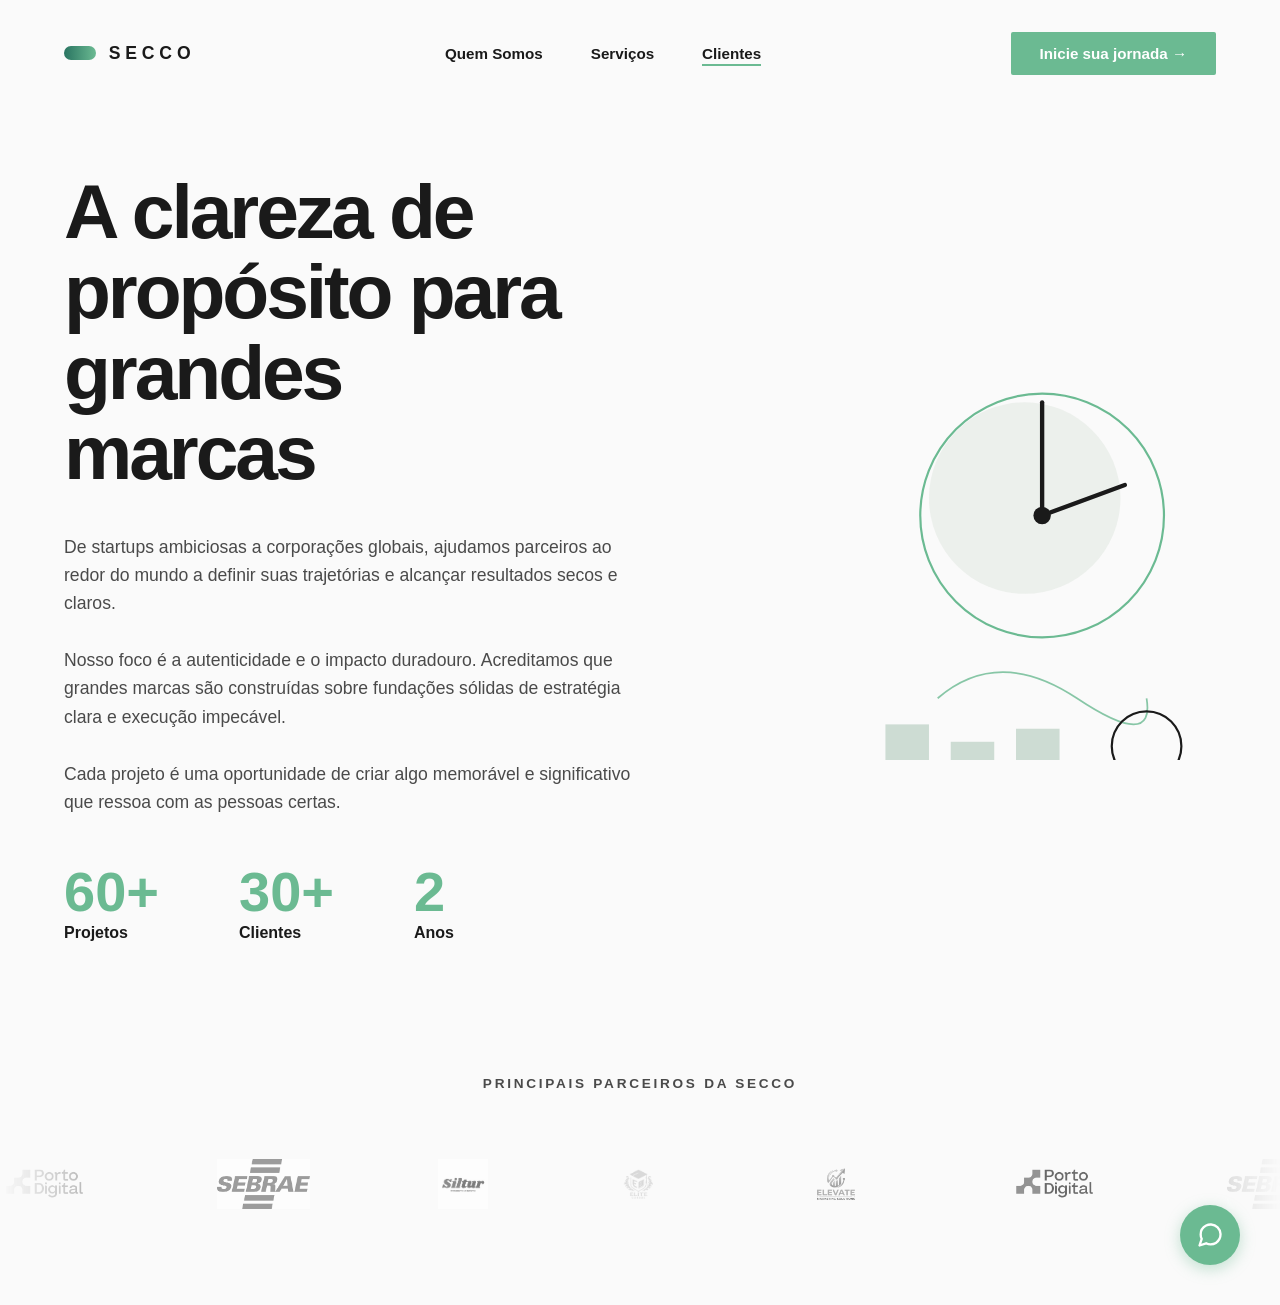
<file: clientes.html>
<!doctype html>
<html lang="pt-BR">
  <head>
    <meta charset="UTF-8" />
    <meta name="viewport" content="width=device-width, initial-scale=1.0" />
    <title>SECCO - Clientes</title>
    <link rel="stylesheet" href="clientes.css" />
  </head>
  <body>
    <header>
      <div class="logo-container">
        <div class="logo-icon"></div>
        SECCO
      </div>
      <nav>
        <ul>
          <li><a href="index.html">Quem Somos</a></li>
          <li><a href="servicos.html">Serviços</a></li>
          <li><a href="clientes.html" class="active">Clientes</a></li>
        </ul>
      </nav>
      <button class="cta-btn" onclick="iniciarJornada()">
        Inicie sua jornada &rarr;
      </button>
    </header>

    <main>
      <section class="text-content animate-on-scroll delay-1">
        <h1>A clareza de<br />propósito para<br />grandes<br />marcas</h1>
        <p>
          De startups ambiciosas a corporações globais, ajudamos parceiros ao
          redor do mundo a definir suas trajetórias e alcançar resultados secos
          e claros.
        </p>
        <p>
          Nosso foco é a autenticidade e o impacto duradouro. Acreditamos que
          grandes marcas são construídas sobre fundações sólidas de estratégia
          clara e execução impecável.
        </p>
        <p>
          Cada projeto é uma oportunidade de criar algo memorável e
          significativo que ressoa com as pessoas certas.
        </p>

        <div class="stats-container">
          <div class="stat-item">
            <span class="stat-number">60+</span>
            <span class="stat-label">Projetos</span>
          </div>
          <div class="stat-item">
            <span class="stat-number">30+</span>
            <span class="stat-label">Clientes</span>
          </div>
          <div class="stat-item">
            <span class="stat-number">2</span>
            <span class="stat-label">Anos</span>
          </div>
        </div>
      </section>

      <section class="illustration-container animate-on-scroll delay-2">
        <svg
          viewBox="0 0 500 500"
          width="100%"
          height="100%"
          preserveAspectRatio="xMidYMid meet"
        >
          <circle cx="280" cy="200" r="110" fill="#EAEFEA" opacity="0.9" />

          <circle
            cx="300"
            cy="220"
            r="140"
            stroke="#6BBA92"
            stroke-width="2.5"
            fill="none"
          />

          <line
            x1="300"
            y1="220"
            x2="300"
            y2="90"
            stroke="#1A1A1A"
            stroke-width="5"
            stroke-linecap="round"
          />
          <line
            x1="300"
            y1="220"
            x2="395"
            y2="185"
            stroke="#1A1A1A"
            stroke-width="5"
            stroke-linecap="round"
          />
          <circle cx="300" cy="220" r="10" fill="#1A1A1A" />

          <path
            d="M 180 430 Q 250 370 340 430 T 420 430"
            stroke="#6BBA92"
            stroke-width="2"
            fill="none"
            opacity="0.8"
          />

          <rect
            x="120"
            y="460"
            width="50"
            height="50"
            fill="#C2D5CA"
            opacity="0.8"
          />
          <rect
            x="195"
            y="480"
            width="50"
            height="50"
            fill="#C2D5CA"
            opacity="0.8"
          />
          <rect
            x="270"
            y="465"
            width="50"
            height="50"
            fill="#C2D5CA"
            opacity="0.8"
          />

          <circle
            cx="420"
            cy="485"
            r="40"
            stroke="#1A1A1A"
            stroke-width="2.5"
            fill="none"
          />
        </svg>
      </section>
    </main>

    <section class="partners-carousel animate-on-scroll delay-3">
      <p class="carousel-title">Principais parceiros da SECCO</p>
      <div class="carousel-track-container">
        <div class="carousel-track">
          <div class="carousel-slide">
            <img
              src="img/porto_digital-removebg-preview.png"
              alt="Parceiro 1"
              class="partner-img"
            />
            <img src="img/Sebrae.png" alt="Parceiro 2" class="partner-img" />
            <img src="img/Siltur.jpeg" alt="Parceiro 3" class="partner-img" />
            <img
              src="img/Elite-removebg-preview.png"
              alt="Parceiro 4"
              class="partner-img"
            />
            <img src="img/elevate.png" alt="Parceiro 5" class="partner-img" />
          </div>
          <div class="carousel-slide">
            <img
              src="img/porto_digital-removebg-preview.png"
              alt="Parceiro 1"
              class="partner-img"
            />
            <img src="img/Sebrae.png" alt="Parceiro 2" class="partner-img" />
            <img src="img/Siltur.jpeg" alt="Parceiro 3" class="partner-img" />
            <img
              src="img/Elite-removebg-preview.png"
              alt="Parceiro 4"
              class="partner-img"
            />
            <img src="img/elevate.png" alt="Parceiro 5" class="partner-img" />
          </div>
        </div>
      </div>
    </section>

    <div class="chat-widget" onclick="abrirChat()">
      <svg
        width="28"
        height="28"
        viewBox="0 0 24 24"
        fill="none"
        stroke="white"
        stroke-width="2"
        stroke-linecap="round"
        stroke-linejoin="round"
      >
        <path
          d="M21 11.5a8.38 8.38 0 0 1-.9 3.8 8.5 8.5 0 0 1-7.6 4.7 8.38 8.38 0 0 1-3.8-.9L3 21l1.9-5.7a8.38 8.38 0 0 1-.9-3.8 8.5 8.5 0 0 1 4.7-7.6 8.38 8.38 0 0 1 3.8-.9h.5a8.48 8.48 0 0 1 8 8v.5z"
        ></path>
      </svg>
    </div>

    <script src="clientes.js"></script>
  </body>
</html>
</file>
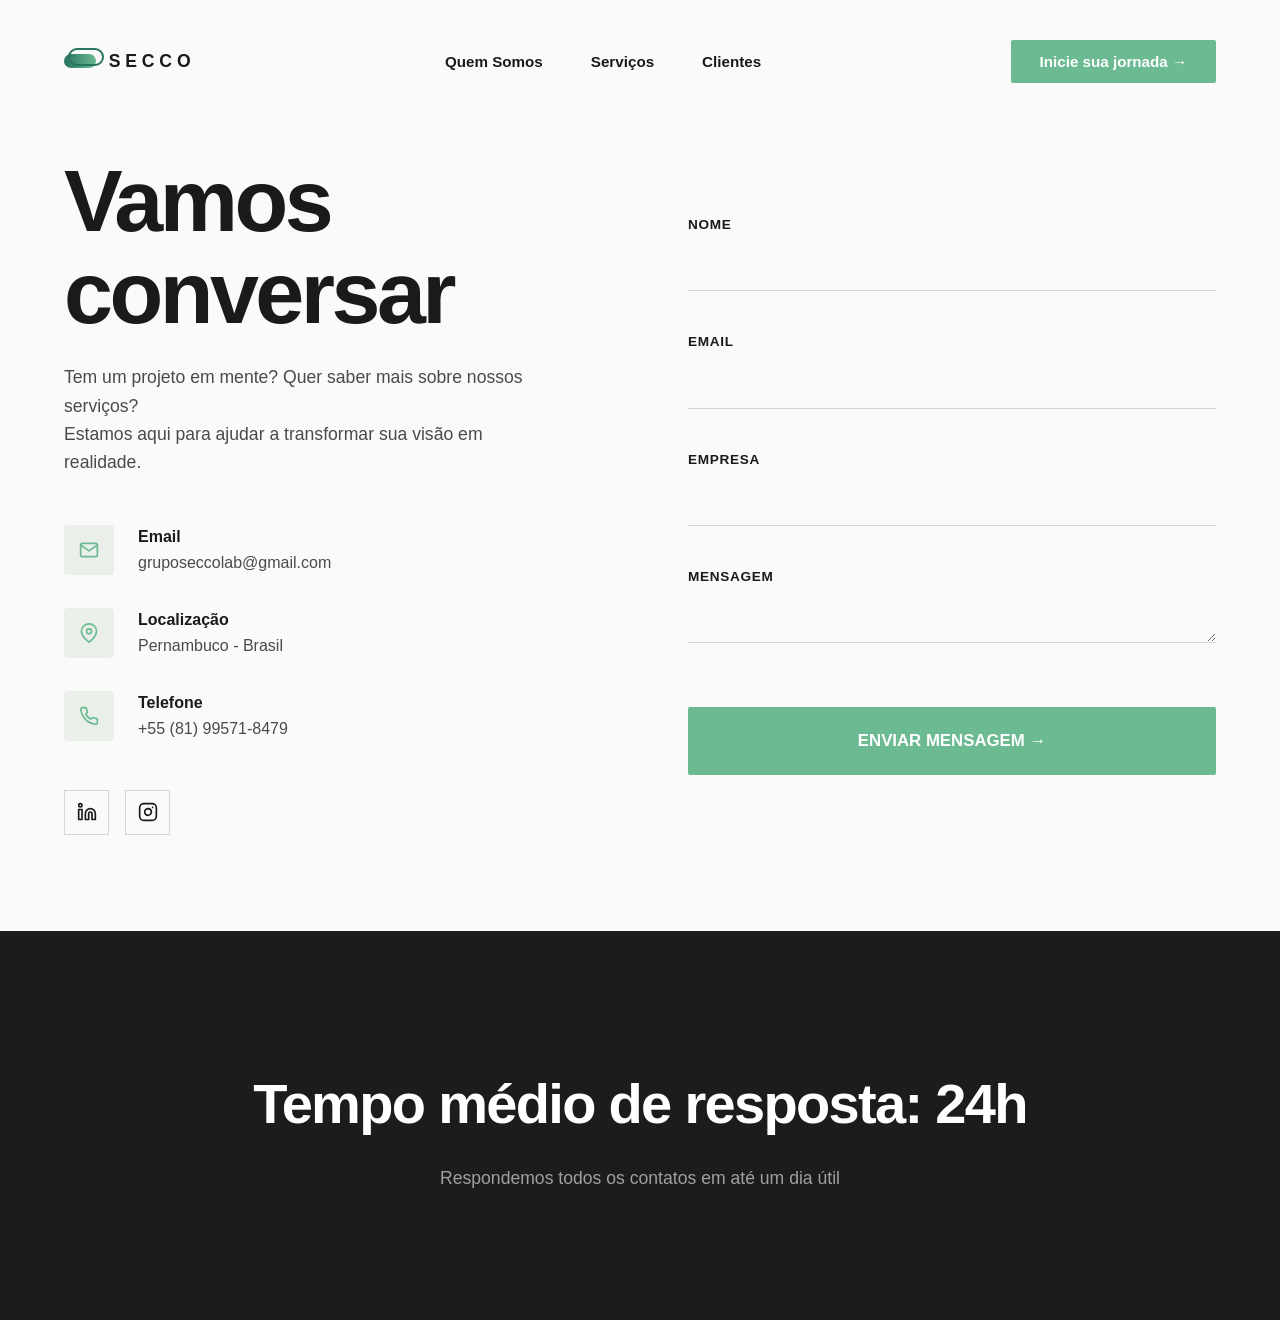
<file: contato.html>
<!doctype html>
<html lang="pt-BR">
  <head>
    <meta charset="UTF-8" />
    <meta name="viewport" content="width=device-width, initial-scale=1.0" />
    <title>SECCO - Contato</title>
    <link rel="stylesheet" href="contato.css" />
  </head>
  <body>
    <header>
      <div class="logo-container">
        <div class="logo-icon"></div>
        SECCO
      </div>
      <nav>
        <ul>
          <li><a href="index.html">Quem Somos</a></li>
          <li><a href="servicos.html">Serviços</a></li>
          <li><a href="clientes.html">Clientes</a></li>
        </ul>
      </nav>
      <button class="cta-btn" onclick="iniciarJornada()">
        Inicie sua jornada &rarr;
      </button>
    </header>

    <main class="contato-main">
      <section class="contato-info">
        <h1>Vamos<br />conversar</h1>
        <p>
          Tem um projeto em mente? Quer saber mais sobre nossos serviços?<br />Estamos
          aqui para ajudar a transformar sua visão em realidade.
        </p>

        <div class="info-list">
          <div class="info-item">
            <div class="icon-box">
              <svg
                viewBox="0 0 24 24"
                fill="none"
                stroke="#6BBA92"
                stroke-width="2"
                stroke-linecap="round"
                stroke-linejoin="round"
              >
                <path
                  d="M4 4h16c1.1 0 2 .9 2 2v12c0 1.1-.9 2-2 2H4c-1.1 0-2-.9-2-2V6c0-1.1.9-2 2-2z"
                ></path>
                <polyline points="22,6 12,13 2,6"></polyline>
              </svg>
            </div>
            <div class="info-text">
              <strong>Email</strong>
              <span>gruposeccolab@gmail.com</span>
            </div>
          </div>

          <div class="info-item">
            <div class="icon-box">
              <svg
                viewBox="0 0 24 24"
                fill="none"
                stroke="#6BBA92"
                stroke-width="2"
                stroke-linecap="round"
                stroke-linejoin="round"
              >
                <path d="M21 10c0 7-9 13-9 13s-9-6-9-13a9 9 0 0 1 18 0z"></path>
                <circle cx="12" cy="10" r="3"></circle>
              </svg>
            </div>
            <div class="info-text">
              <strong>Localização</strong>
              <span>Pernambuco - Brasil</span>
            </div>
          </div>

          <div class="info-item">
            <div class="icon-box">
              <svg
                viewBox="0 0 24 24"
                fill="none"
                stroke="#6BBA92"
                stroke-width="2"
                stroke-linecap="round"
                stroke-linejoin="round"
              >
                <path
                  d="M22 16.92v3a2 2 0 0 1-2.18 2 19.79 19.79 0 0 1-8.63-3.07 19.5 19.5 0 0 1-6-6 19.79 19.79 0 0 1-3.07-8.67A2 2 0 0 1 4.11 2h3a2 2 0 0 1 2 1.72 12.84 12.84 0 0 0 .7 2.81 2 2 0 0 1-.45 2.11L8.09 9.91a16 16 0 0 0 6 6l1.27-1.27a2 2 0 0 1 2.11-.45 12.84 12.84 0 0 0 2.81.7A2 2 0 0 1 22 16.92z"
                ></path>
              </svg>
            </div>
            <div class="info-text">
              <strong>Telefone</strong>
              <span>+55 (81) 99571-8479</span>
            </div>
          </div>
        </div>

        <div class="social-links">
          <a
            href="https://www.linkedin.com/company/seccolab/?viewAsMember=true"
            target="_blank"
            aria-label="LinkedIn da Secco"
          >
            <svg
              viewBox="0 0 24 24"
              width="20"
              height="20"
              fill="none"
              stroke="currentColor"
              stroke-width="2"
              stroke-linecap="round"
              stroke-linejoin="round"
            >
              <path
                d="M16 8a6 6 0 0 1 6 6v7h-4v-7a2 2 0 0 0-2-2 2 2 0 0 0-2 2v7h-4v-7a6 6 0 0 1 6-6z"
              ></path>
              <rect x="2" y="9" width="4" height="12"></rect>
              <circle cx="4" cy="4" r="2"></circle>
            </svg>
          </a>

          <a
            href="https://www.instagram.com/seccolab/"
            target="_blank"
            aria-label="Instagram da Secco"
          >
            <svg
              viewBox="0 0 24 24"
              width="20"
              height="20"
              fill="none"
              stroke="currentColor"
              stroke-width="2"
              stroke-linecap="round"
              stroke-linejoin="round"
            >
              <rect x="2" y="2" width="20" height="20" rx="5" ry="5"></rect>
              <path d="M16 11.37A4 4 0 1 1 12.63 8 4 4 0 0 1 16 11.37z"></path>
              <line x1="17.5" y1="6.5" x2="17.51" y2="6.5"></line>
            </svg>
          </a>
        </div>
      </section>

      <section class="contato-form-section">
        <form id="whatsappForm">
          <div class="form-group">
            <label for="nome">NOME</label>
            <input type="text" id="nome" required />
          </div>
          <div class="form-group">
            <label for="email">EMAIL</label>
            <input type="email" id="email" required />
          </div>
          <div class="form-group">
            <label for="empresa">EMPRESA</label>
            <input type="text" id="empresa" />
          </div>
          <div class="form-group">
            <label for="mensagem">MENSAGEM</label>
            <textarea id="mensagem" rows="1" required></textarea>
          </div>
          <button type="submit" class="submit-btn">
            ENVIAR MENSAGEM &rarr;
          </button>
        </form>
      </section>
    </main>

    <section class="tempo-resposta">
      <h2>Tempo médio de resposta: 24h</h2>
      <p>Respondemos todos os contatos em até um dia útil</p>
    </section>
    <script src="contato.js"></script>
  </body>
</html>
</file>
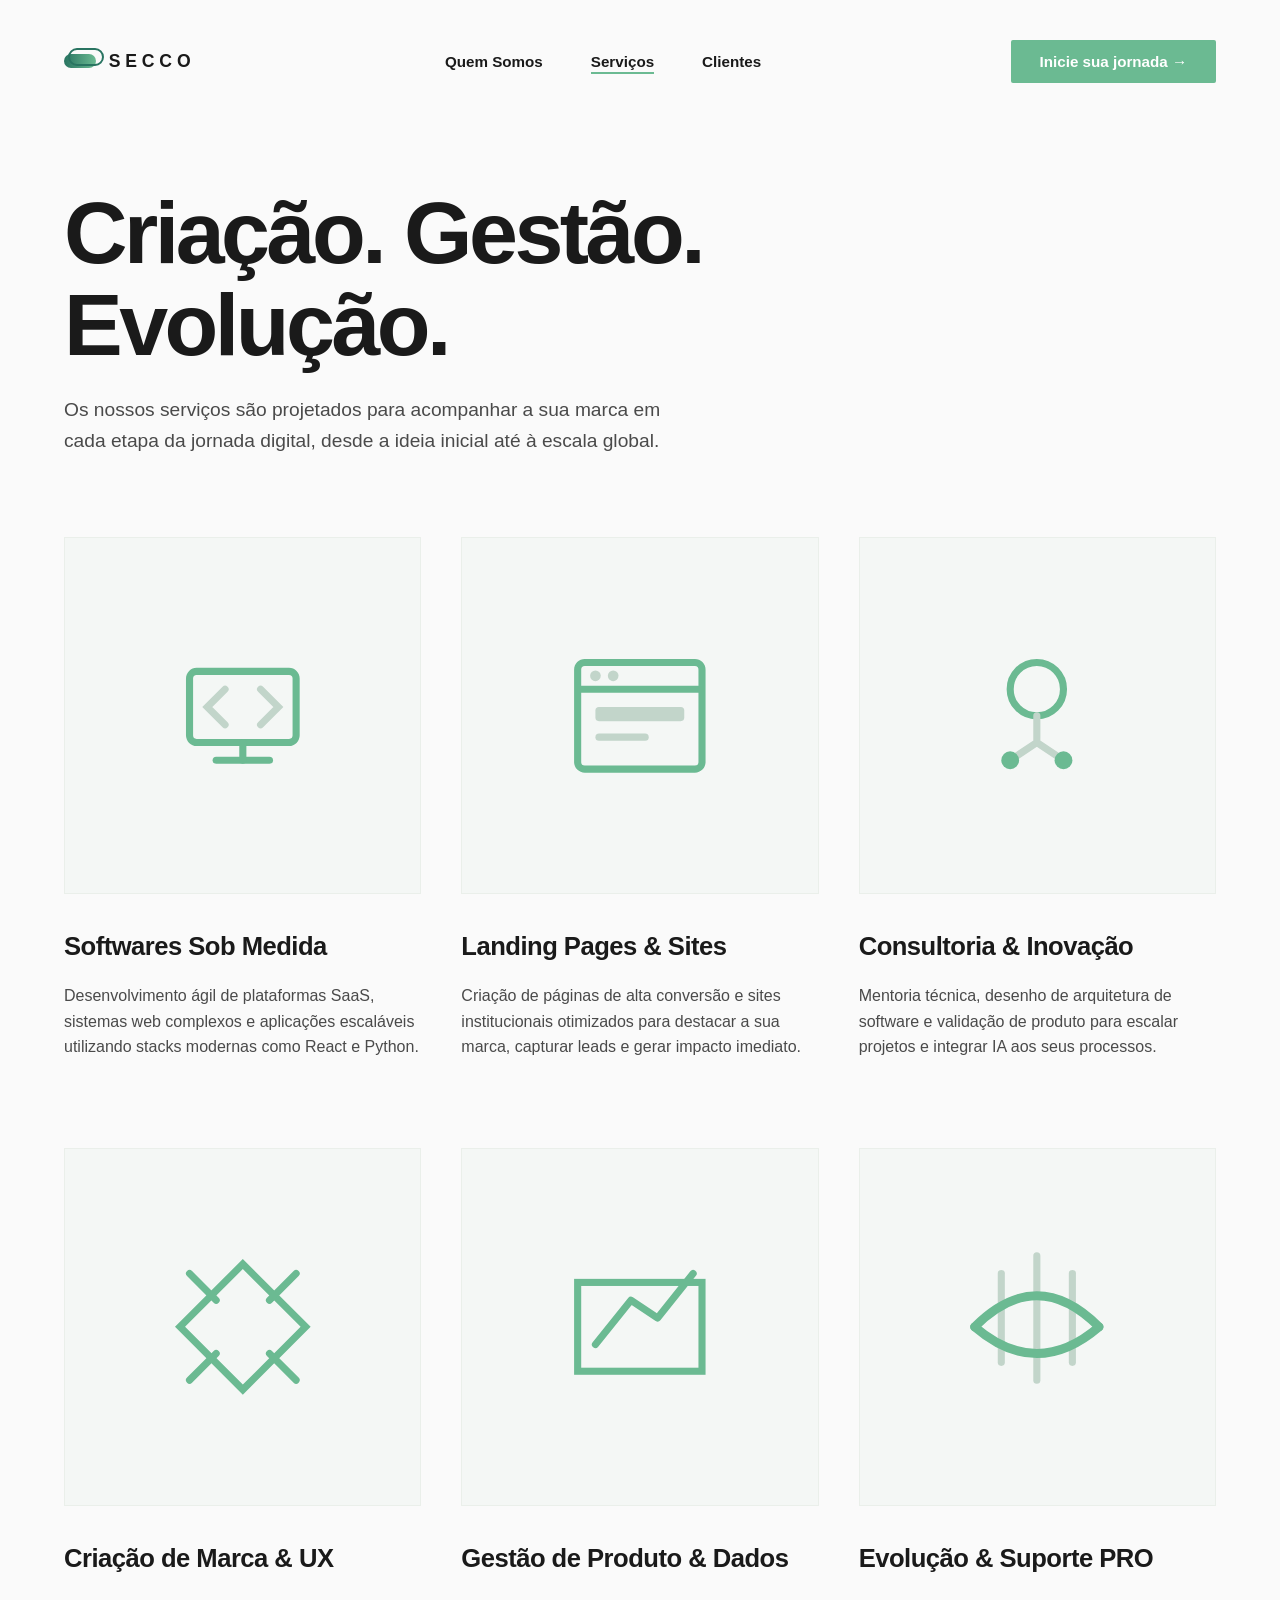
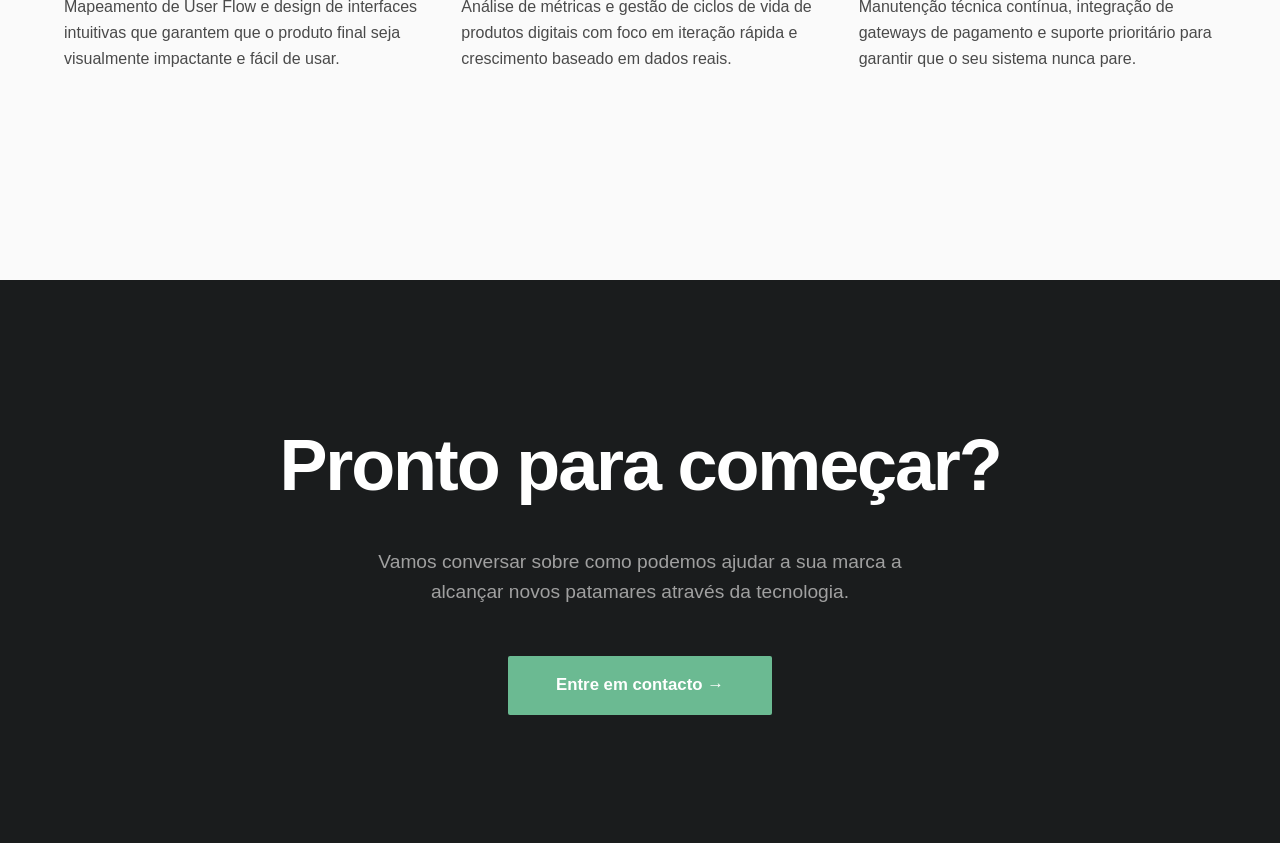
<file: servicos.html>
<!doctype html>
<html lang="pt-PT">
  <head>
    <meta charset="UTF-8" />
    <meta name="viewport" content="width=device-width, initial-scale=1.0" />
    <title>SECCO - Serviços</title>
    <link rel="stylesheet" href="servicos.css" />
  </head>
  <body>
    <header>
      <div class="logo-container">
        <div class="logo-icon"></div>
        SECCO
      </div>
      <nav>
        <ul>
          <li><a href="index.html">Quem Somos</a></li>
          <li><a href="#" class="active">Serviços</a></li>
          <li><a href="clientes.html">Clientes</a></li>
        </ul>
      </nav>
      <button class="cta-btn" onclick="iniciarJornada()">
        Inicie sua jornada &rarr;
      </button>
    </header>

    <main>
      <section class="hero-servicos">
        <h1>Criação. Gestão.<br />Evolução.</h1>
        <p>
          Os nossos serviços são projetados para acompanhar a sua marca em cada
          etapa da jornada digital, desde a ideia inicial até à escala global.
        </p>
      </section>

      <section class="servicos-grid">
        <div class="servico-card">
          <div class="servico-icon-box">
            <svg viewBox="0 0 100 100" width="100" height="100">
              <rect
                x="20"
                y="25"
                width="60"
                height="40"
                fill="none"
                stroke="#6BBA92"
                stroke-width="4"
                rx="4"
              />
              <polyline
                points="40,35 30,45 40,55"
                fill="none"
                stroke="#C2D5CA"
                stroke-width="4"
                stroke-linecap="round"
              />
              <polyline
                points="60,35 70,45 60,55"
                fill="none"
                stroke="#C2D5CA"
                stroke-width="4"
                stroke-linecap="round"
              />
              <line
                x1="35"
                y1="75"
                x2="65"
                y2="75"
                stroke="#6BBA92"
                stroke-width="4"
                stroke-linecap="round"
              />
              <line
                x1="50"
                y1="65"
                x2="50"
                y2="75"
                stroke="#6BBA92"
                stroke-width="4"
                stroke-linecap="round"
              />
            </svg>
          </div>
          <h2>Softwares Sob Medida</h2>
          <p>
            Desenvolvimento ágil de plataformas SaaS, sistemas web complexos e
            aplicações escaláveis utilizando stacks modernas como React e
            Python.
          </p>
          <a href="#" class="servico-link">Saiba mais &rarr;</a>
        </div>

        <div class="servico-card">
          <div class="servico-icon-box">
            <svg viewBox="0 0 100 100" width="100" height="100">
              <rect
                x="15"
                y="20"
                width="70"
                height="60"
                fill="none"
                stroke="#6BBA92"
                stroke-width="4"
                rx="4"
              />
              <line
                x1="15"
                y1="35"
                x2="85"
                y2="35"
                stroke="#6BBA92"
                stroke-width="4"
              />
              <circle cx="25" cy="27.5" r="3" fill="#C2D5CA" />
              <circle cx="35" cy="27.5" r="3" fill="#C2D5CA" />
              <rect x="25" y="45" width="50" height="8" fill="#C2D5CA" rx="2" />
              <rect x="25" y="60" width="30" height="4" fill="#C2D5CA" rx="2" />
            </svg>
          </div>
          <h2>Landing Pages & Sites</h2>
          <p>
            Criação de páginas de alta conversão e sites institucionais
            otimizados para destacar a sua marca, capturar leads e gerar impacto
            imediato.
          </p>
          <a href="#" class="servico-link">Saiba mais &rarr;</a>
        </div>

        <div class="servico-card">
          <div class="servico-icon-box">
            <svg viewBox="0 0 100 100" width="100" height="100">
              <circle
                cx="50"
                cy="35"
                r="15"
                fill="none"
                stroke="#6BBA92"
                stroke-width="4"
              />
              <path
                d="M 50 50 L 50 65 M 35 75 L 50 65 L 65 75"
                fill="none"
                stroke="#C2D5CA"
                stroke-width="4"
                stroke-linecap="round"
                stroke-linejoin="round"
              />
              <circle cx="35" cy="75" r="5" fill="#6BBA92" />
              <circle cx="65" cy="75" r="5" fill="#6BBA92" />
            </svg>
          </div>
          <h2>Consultoria & Inovação</h2>
          <p>
            Mentoria técnica, desenho de arquitetura de software e validação de
            produto para escalar projetos e integrar IA aos seus processos.
          </p>
          <a href="#" class="servico-link">Saiba mais &rarr;</a>
        </div>

        <div class="servico-card">
          <div class="servico-icon-box">
            <svg viewBox="0 0 100 100" width="100" height="100">
              <rect
                x="25"
                y="25"
                width="50"
                height="50"
                transform="rotate(45 50 50)"
                fill="none"
                stroke="#6BBA92"
                stroke-width="4"
              />
              <line
                x1="20"
                y1="20"
                x2="35"
                y2="35"
                stroke="#6BBA92"
                stroke-width="4"
                stroke-linecap="round"
              />
              <line
                x1="80"
                y1="20"
                x2="65"
                y2="35"
                stroke="#6BBA92"
                stroke-width="4"
                stroke-linecap="round"
              />
              <line
                x1="20"
                y1="80"
                x2="35"
                y2="65"
                stroke="#6BBA92"
                stroke-width="4"
                stroke-linecap="round"
              />
              <line
                x1="80"
                y1="80"
                x2="65"
                y2="65"
                stroke="#6BBA92"
                stroke-width="4"
                stroke-linecap="round"
              />
            </svg>
          </div>
          <h2>Criação de Marca & UX</h2>
          <p>
            Mapeamento de User Flow e design de interfaces intuitivas que
            garantem que o produto final seja visualmente impactante e fácil de
            usar.
          </p>
          <a href="#" class="servico-link">Saiba mais &rarr;</a>
        </div>

        <div class="servico-card">
          <div class="servico-icon-box">
            <svg viewBox="0 0 100 100" width="100" height="100">
              <rect
                x="15"
                y="25"
                width="70"
                height="50"
                fill="none"
                stroke="#6BBA92"
                stroke-width="4"
              />
              <polyline
                points="25,60 45,35 60,45 80,20"
                fill="none"
                stroke="#6BBA92"
                stroke-width="4"
                stroke-linecap="round"
                stroke-linejoin="round"
              />
            </svg>
          </div>
          <h2>Gestão de Produto & Dados</h2>
          <p>
            Análise de métricas e gestão de ciclos de vida de produtos digitais
            com foco em iteração rápida e crescimento baseado em dados reais.
          </p>
          <a href="#" class="servico-link">Saiba mais &rarr;</a>
        </div>

        <div class="servico-card">
          <div class="servico-icon-box">
            <svg viewBox="0 0 100 100" width="100" height="100">
              <line
                x1="30"
                y1="20"
                x2="30"
                y2="70"
                stroke="#C2D5CA"
                stroke-width="4"
                stroke-linecap="round"
              />
              <line
                x1="50"
                y1="10"
                x2="50"
                y2="80"
                stroke="#C2D5CA"
                stroke-width="4"
                stroke-linecap="round"
              />
              <line
                x1="70"
                y1="20"
                x2="70"
                y2="70"
                stroke="#C2D5CA"
                stroke-width="4"
                stroke-linecap="round"
              />
              <path
                d="M 15 50 Q 50 15 85 50"
                fill="none"
                stroke="#6BBA92"
                stroke-width="5"
                stroke-linecap="round"
              />
              <path
                d="M 15 50 Q 50 80 85 50"
                fill="none"
                stroke="#6BBA92"
                stroke-width="5"
                stroke-linecap="round"
              />
            </svg>
          </div>
          <h2>Evolução & Suporte PRO</h2>
          <p>
            Manutenção técnica contínua, integração de gateways de pagamento e
            suporte prioritário para garantir que o seu sistema nunca pare.
          </p>
          <a href="#" class="servico-link">Saiba mais &rarr;</a>
        </div>
      </section>
    </main>

    <section class="cta-dark">
      <h2>Pronto para começar?</h2>
      <p>
        Vamos conversar sobre como podemos ajudar a sua marca a alcançar novos
        patamares através da tecnologia.
      </p>
      <button class="btn-green" onclick="iniciarJornada()">
        Entre em contacto &rarr;
      </button>
    </section>
    <script src="servicos.js"></script>
  </body>
</html>
</file>
<file: clientes.css>
/* --- Variáveis e Reset Globais --- */
:root {
  --bg-color: #fafafa;
  --text-main: #1a1a1a;
  --text-muted: #4a4a4a;
  --accent-green: #6bba92;
  --card-bg: #eaefea;
  --font-main:
    -apple-system, BlinkMacSystemFont, "Segoe UI", Roboto, Helvetica, Arial,
    sans-serif;
}

* {
  margin: 0;
  padding: 0;
  box-sizing: border-box;
}

body {
  font-family: var(--font-main);
  background-color: var(--bg-color);
  color: var(--text-main);
  line-height: 1.6;
  overflow-x: hidden;
  animation: fadeInPage 0.6s ease-out forwards;
}

@keyframes fadeInPage {
  from {
    opacity: 0;
    transform: translateY(15px);
  }
  to {
    opacity: 1;
    transform: translateY(0);
  }
}

/* --- Header Responsivo --- */
header {
  position: sticky;
  top: 0;
  z-index: 1000;
  width: 100%;
  display: flex;
  justify-content: space-between;
  align-items: center;
  padding: 2rem 4rem;
  background-color: var(--bg-color);
}

.logo-container {
  display: flex;
  align-items: center;
  gap: 0.8rem;
  font-weight: 700;
  letter-spacing: 0.3rem;
  font-size: 1.1rem;
}

.logo-icon {
  width: 32px;
  height: 14px;
  background: linear-gradient(90deg, #297461 0%, #6bba92 100%);
  border-radius: 20px;
}

nav ul {
  display: flex;
  list-style: none;
  gap: 3rem;
}

nav a {
  text-decoration: none;
  color: var(--text-main);
  font-size: 0.95rem;
  font-weight: 600;
  position: relative;
  padding-bottom: 4px;
}

nav a.active::after {
  content: "";
  position: absolute;
  bottom: 0;
  left: 0;
  width: 100%;
  height: 2px;
  background-color: var(--accent-green);
}

.cta-btn {
  background-color: var(--accent-green);
  color: white;
  border: none;
  padding: 0.8rem 1.8rem;
  font-size: 0.95rem;
  font-weight: 600;
  border-radius: 2px;
  cursor: pointer;
  transition: background-color 0.3s ease;
}

.cta-btn:hover {
  background-color: #5aa47f;
}

/* --- Layout Principal --- */
main {
  display: grid;
  grid-template-columns: 1.2fr 0.8fr;
  gap: 4rem;
  padding: 4rem;
  max-width: 1440px;
  margin: 0 auto;
  align-items: center;
  min-height: 70vh;
}

.text-content h1 {
  font-size: clamp(2.5rem, 6vw, 5.5rem);
  line-height: 1.05;
  margin-bottom: 2.5rem;
  letter-spacing: -0.04em;
  font-weight: 700;
}

.text-content p {
  font-size: 1.1rem;
  color: var(--text-muted);
  margin-bottom: 1.8rem;
  max-width: 90%;
}

/* --- Stats --- */
.stats-container {
  display: flex;
  gap: 5rem;
  margin-top: 3rem;
}

.stat-item {
  display: flex;
  flex-direction: column;
}

.stat-number {
  font-size: 3.5rem;
  font-weight: 700;
  color: var(--accent-green);
  line-height: 1;
}

.stat-label {
  font-size: 1rem;
  font-weight: 600;
}

/* --- Illustration (Correção de Bug) --- */
.illustration-container {
  width: 100%;
  display: flex;
  justify-content: center;
  margin-bottom: 2rem; /* Margem de segurança */
}

.illustration-container svg {
  width: 100%;
  max-width: 450px;
  height: auto; /* Substitui o 100% e força o navegador a não sobrepor os elementos */
  display: block;
}

/* --- Partners Carousel --- */
.partners-carousel {
  width: 100%;
  padding: 4rem 0 6rem 0;
  overflow: hidden;
  position: relative;
}

.carousel-title {
  text-align: center;
  font-size: 0.85rem;
  color: var(--text-muted);
  margin-bottom: 4rem;
  font-weight: 700;
  text-transform: uppercase;
  letter-spacing: 0.2em;
}

.carousel-track-container {
  width: 100vw;
  position: relative;
  left: 50%;
  right: 50%;
  margin-left: -50vw;
  margin-right: -50vw;
  overflow: hidden;
  -webkit-mask-image: linear-gradient(
    to right,
    transparent,
    black 15%,
    black 85%,
    transparent
  );
  mask-image: linear-gradient(
    to right,
    transparent,
    black 15%,
    black 85%,
    transparent
  );
}

.carousel-track {
  display: flex;
  width: max-content;
  animation: scroll 40s linear infinite;
}

.carousel-slide {
  display: flex;
  align-items: center;
  gap: 8rem;
  padding-right: 8rem;
}

.partner-img {
  height: 50px;
  width: auto;
  max-width: 200px;
  object-fit: contain;
  filter: grayscale(100%) opacity(0.6);
  transition: all 0.3s ease;
  cursor: pointer;
}

/* Restaura o efeito de "acender" a cor no Hover */
.partner-img:hover {
  filter: grayscale(0%) opacity(1);
  transform: scale(1.05);
}

@keyframes scroll {
  0% {
    transform: translateX(0);
  }
  100% {
    transform: translateX(-50%);
  }
}

/* --- Floating Chat --- */
.chat-widget {
  position: fixed;
  bottom: 2.5rem;
  right: 2.5rem;
  width: 60px;
  height: 60px;
  background-color: var(--accent-green);
  border-radius: 50%;
  display: flex;
  align-items: center;
  justify-content: center;
  cursor: pointer;
  z-index: 1001;
  box-shadow: 0 4px 15px rgba(107, 186, 146, 0.4);
  transition: transform 0.3s ease;
}

.chat-widget:hover {
  transform: scale(1.05);
}

/* --- Animações de Scroll --- */
.animate-on-scroll {
  opacity: 0;
  transform: translateY(30px);
  transition:
    opacity 0.8s ease-out,
    transform 0.8s ease-out;
}

.animate-on-scroll.is-visible {
  opacity: 1;
  transform: translateY(0);
}

/* =========================================
   MEDIA QUERIES - RESPONSIVIDADE TOTAL
   ========================================= */

@media (max-width: 1024px) {
  header {
    padding: 1.5rem 2rem;
  }
  main {
    grid-template-columns: 1fr;
    text-align: center;
    padding: 3rem 2rem;
  }
  .text-content p {
    margin: 0 auto 1.5rem auto;
  }
  .stats-container {
    justify-content: center;
    gap: 3rem;
  }
  .illustration-container {
    margin-top: 3rem;
  }
}

@media (max-width: 768px) {
  header {
    flex-direction: column;
    gap: 1.5rem;
    padding: 1.5rem 1rem;
  }
  nav ul {
    gap: 1.5rem;
    flex-wrap: wrap;
    justify-content: center;
  }
  .text-content h1 {
    font-size: 3rem;
  }
  .stats-container {
    flex-direction: column;
    gap: 2rem;
    align-items: center;
  }
  .carousel-slide {
    gap: 4rem;
    padding-right: 4rem;
  }
  .partner-img {
    height: 35px;
  }
  .partners-carousel {
    padding-top: 2rem; /* Reduz espaço vazio entre ilustração e carrossel */
  }
}

@media (max-width: 480px) {
  .text-content h1 {
    font-size: 2.5rem;
  }
  .cta-btn {
    width: 100%;
    text-align: center;
    justify-content: center;
  }
  .chat-widget {
    bottom: 1.5rem;
    right: 1.5rem;
    width: 55px;
    height: 55px;
  }
}
</file>
<file: contato.css>
:root {
  --bg-color: #fafafa;
  --text-main: #1a1a1a;
  --text-muted: #4a4a4a;
  --accent-green: #6bba92;
  --card-bg: #eaefea;
  --font-main:
    -apple-system, BlinkMacSystemFont, "Segoe UI", Roboto, Helvetica, Arial,
    sans-serif;
  --border-color: #d1d9d4;
}

* {
  margin: 0;
  padding: 0;
  box-sizing: border-box;
}

body {
  font-family: var(--font-main);
  background-color: var(--bg-color);
  color: var(--text-main);
  line-height: 1.6;
  overflow-x: hidden;
}

header {
  position: sticky;
  top: 0;
  z-index: 1000;
  width: 100%;
  display: flex;
  justify-content: space-between;
  align-items: center;
  padding: 2.5rem 4rem;
  background-color: var(--bg-color);
}

.logo-container {
  display: flex;
  align-items: center;
  gap: 0.8rem;
  font-weight: 700;
  letter-spacing: 0.3rem;
  font-size: 1.1rem;
  color: var(--text-main);
}

.logo-icon {
  width: 32px;
  height: 14px;
  background: linear-gradient(90deg, #297461 0%, #6bba92 100%);
  border-radius: 20px;
  position: relative;
}

.logo-icon::after {
  content: "";
  position: absolute;
  width: 32px;
  height: 14px;
  background: transparent;
  border: 2px solid #297461;
  border-radius: 20px;
  top: -6px;
  left: 4px;
}

nav ul {
  display: flex;
  list-style: none;
  gap: 3rem;
}

nav a {
  text-decoration: none;
  color: var(--text-main);
  font-size: 0.95rem;
  font-weight: 600;
  position: relative;
  padding-bottom: 4px;
}

.cta-btn {
  background-color: var(--accent-green);
  color: white;
  border: none;
  padding: 0.8rem 1.8rem;
  font-size: 0.95rem;
  font-weight: 600;
  border-radius: 2px;
  cursor: pointer;
  display: flex;
  align-items: center;
  gap: 0.5rem;
  transition: background-color 0.3s ease;
}

.cta-btn:hover {
  background-color: #5aa47f;
}

/* --- Main Content: Contato --- */
.contato-main {
  display: grid;
  grid-template-columns: 1fr 1fr;
  gap: 6rem;
  max-width: 1440px;
  margin: 0 auto;
  padding: 2rem 4rem 6rem 4rem;
}

/* Esquerda */
.contato-info h1 {
  font-size: 5.5rem;
  line-height: 1.05;
  margin-bottom: 1.5rem;
  letter-spacing: -0.04em;
  font-weight: 700;
}

.contato-info p {
  font-size: 1.1rem;
  color: var(--text-muted);
  margin-bottom: 3rem;
  max-width: 90%;
}

.info-list {
  display: flex;
  flex-direction: column;
  gap: 2rem;
  margin-bottom: 3rem;
}

.info-item {
  display: flex;
  align-items: center;
  gap: 1.5rem;
}

.icon-box {
  width: 50px;
  height: 50px;
  background-color: var(--card-bg);
  display: flex;
  align-items: center;
  justify-content: center;
  border-radius: 4px;
}

.icon-box svg {
  width: 20px;
  height: 20px;
}

.info-text {
  display: flex;
  flex-direction: column;
}

.info-text strong {
  font-size: 1rem;
  font-weight: 700;
}

.info-text span {
  font-size: 1rem;
  color: var(--text-muted);
}

.social-links {
  display: flex;
  gap: 1rem;
}

.social-links a {
  width: 45px;
  height: 45px;
  display: flex;
  align-items: center;
  justify-content: center;
  border: 1px solid var(--border-color);
  text-decoration: none;
  color: var(--text-main);
  font-weight: 600;
  transition:
    border-color 0.3s ease,
    color 0.3s ease;
}

.social-links a:hover {
  border-color: var(--accent-green);
  color: var(--accent-green);
}

/* Direita (Formulário) */
.contato-form-section {
  display: flex;
  flex-direction: column;
  justify-content: center;
}

.form-group {
  margin-bottom: 2.5rem;
}

.form-group label {
  display: block;
  font-size: 0.85rem;
  font-weight: 700;
  margin-bottom: 0.5rem;
  letter-spacing: 0.05em;
  color: var(--text-main);
}

.form-group input,
.form-group textarea {
  width: 100%;
  border: none;
  border-bottom: 1px solid var(--border-color);
  background: transparent;
  padding: 0.8rem 0;
  font-family: inherit;
  font-size: 1.1rem;
  color: var(--text-main);
  outline: none;
  transition: border-color 0.3s ease;
}

.form-group textarea {
  resize: vertical;
  min-height: 40px;
}

.form-group input:focus,
.form-group textarea:focus {
  border-bottom-color: var(--accent-green);
}

.submit-btn {
  width: 100%;
  background-color: var(--accent-green);
  color: white;
  border: none;
  padding: 1.5rem;
  font-size: 1.05rem;
  font-weight: 600;
  border-radius: 2px;
  cursor: pointer;
  text-align: center;
  transition: background-color 0.3s ease;
  margin-top: 1rem;
}

.submit-btn:hover {
  background-color: #5aa47f;
}

/* --- Rodapé Escuro --- */
.tempo-resposta {
  background-color: #1a1c1d;
  color: #ffffff;
  text-align: center;
  padding: 8rem 2rem;
  display: flex;
  flex-direction: column;
  align-items: center;
  justify-content: center;
}

.tempo-resposta h2 {
  font-size: 3.5rem;
  font-weight: 700;
  margin-bottom: 1rem;
  letter-spacing: -0.03em;
}

.tempo-resposta p {
  font-size: 1.1rem;
  color: #a0a0a0;
}

/* --- Floating Chat --- */
.chat-widget {
  position: fixed;
  bottom: 2.5rem;
  right: 2.5rem; /* Trocado de 'left' para 'right' */
  width: 65px;
  height: 65px;
  background-color: var(--accent-green);
  border-radius: 50%;
  display: flex;
  align-items: center;
  justify-content: center;
  cursor: pointer;
  box-shadow: 0 4px 15px rgba(107, 186, 146, 0.4);
  transition: transform 0.3s ease;
  z-index: 1001;
}

.chat-widget:hover {
  transform: scale(1.05);
}

/* --- Responsividade --- */
@media (max-width: 1024px) {
  .contato-main {
    grid-template-columns: 1fr;
    gap: 4rem;
    padding: 2rem;
  }
  header {
    padding: 1.5rem 2rem;
  }
  .contato-info h1 {
    font-size: 4.5rem;
  }
  .tempo-resposta h2 {
    font-size: 2.5rem;
  }
}

@media (max-width: 768px) {
  .contato-info h1 {
    font-size: 3.5rem;
  }
  .tempo-resposta {
    padding: 5rem 2rem;
  }
}
/* Adicione este bloco no final de todos os seus arquivos CSS (style.css, clientes.css, servicos.css, contato.css) */

/* --- Animações Globais (Page Load & Scroll) --- */

/* 1. Transição suave ao carregar a página */
body {
  animation: fadeInPage 0.6s ease-out forwards;
}

@keyframes fadeInPage {
  from {
    opacity: 0;
    transform: translateY(15px);
  }
  to {
    opacity: 1;
    transform: translateY(0);
  }
}

/* 2. Classes para elementos que aparecem ao rolar a página */
.animate-on-scroll {
  opacity: 0;
  transform: translateY(40px);
  transition:
    opacity 0.8s cubic-bezier(0.25, 1, 0.5, 1),
    transform 0.8s cubic-bezier(0.25, 1, 0.5, 1);
  will-change: opacity, transform;
}

/* Classe que o JavaScript vai adicionar quando o elemento aparecer na tela */
.animate-on-scroll.is-visible {
  opacity: 1;
  transform: translateY(0);
}

/* 3. Atrasos em cascata (excelente para os cards aparecerem um após o outro) */
.delay-1 {
  transition-delay: 0.1s;
}
.delay-2 {
  transition-delay: 0.2s;
}
.delay-3 {
  transition-delay: 0.3s;
}
.delay-4 {
  transition-delay: 0.4s;
}
.delay-5 {
  transition-delay: 0.5s;
}
.delay-6 {
  transition-delay: 0.6s;
}

/* =========================================
   RESPONSIVIDADE AJUSTADA PARA TODOS APARELHOS
   ========================================= */

/* Tablets e Telas Menores (até 1024px) */
@media (max-width: 1024px) {
  header {
    padding: 1.5rem 2rem;
  }

  nav ul {
    gap: 1.5rem;
  }

  main {
    padding: 3rem 2rem;
  }

  .servicos-grid {
    grid-template-columns: repeat(2, 1fr);
    gap: 2rem;
  }

  .hero-servicos h1 {
    font-size: 4.5rem;
  }

  .cta-dark {
    padding: 6rem 2rem;
  }

  .cta-dark h2 {
    font-size: 3.5rem;
  }
}

/* Mobile Padrão (até 768px) */
@media (max-width: 768px) {
  header {
    flex-direction: column;
    gap: 1.2rem;
    padding: 1.5rem 1rem;
  }

  nav ul {
    flex-wrap: wrap;
    justify-content: center;
    gap: 1.2rem;
  }

  main {
    padding: 2rem 1.5rem;
  }

  .hero-servicos {
    text-align: center;
    display: flex;
    flex-direction: column;
    align-items: center;
  }

  .hero-servicos h1 {
    font-size: 3.5rem;
  }

  .servicos-grid {
    grid-template-columns: 1fr;
    gap: 2.5rem;
  }

  .cta-dark {
    padding: 5rem 2rem;
  }

  .cta-dark h2 {
    font-size: 2.8rem;
  }
}

/* Telas muito pequenas / Mobile estreito (até 480px) */
@media (max-width: 480px) {
  .hero-servicos h1 {
    font-size: 2.8rem;
  }

  .servico-card h2 {
    font-size: 1.4rem;
  }

  .cta-btn,
  .btn-green {
    width: 100%;
    justify-content: center;
  }

  .cta-dark h2 {
    font-size: 2.2rem;
  }

  .chat-widget {
    bottom: 1.5rem;
    right: 1.5rem;
    width: 55px;
    height: 55px;
  }

  .chat-widget svg {
    width: 24px;
    height: 24px;
  }
}
</file>
<file: servicos.css>
:root {
  --bg-color: #fafafa;
  --text-main: #1a1a1a;
  --text-muted: #4a4a4a;
  --accent-green: #6bba92;
  --card-bg: #f4f7f5;
  --font-main:
    -apple-system, BlinkMacSystemFont, "Segoe UI", Roboto, Helvetica, Arial,
    sans-serif;
}

* {
  margin: 0;
  padding: 0;
  box-sizing: border-box;
}

body {
  font-family: var(--font-main);
  background-color: var(--bg-color);
  color: var(--text-main);
  line-height: 1.6;
  overflow-x: hidden;
}

/* --- Header --- */
header {
  position: sticky;
  top: 0;
  z-index: 1000;
  width: 100%;
  display: flex;
  justify-content: space-between;
  align-items: center;
  padding: 2.5rem 4rem;
  background-color: var(--bg-color);
}

.logo-container {
  display: flex;
  align-items: center;
  gap: 0.8rem;
  font-weight: 700;
  letter-spacing: 0.3rem;
  font-size: 1.1rem;
  color: var(--text-main);
}

.logo-icon {
  width: 32px;
  height: 14px;
  background: linear-gradient(90deg, #297461 0%, #6bba92 100%);
  border-radius: 20px;
  position: relative;
}

.logo-icon::after {
  content: "";
  position: absolute;
  width: 32px;
  height: 14px;
  background: transparent;
  border: 2px solid #297461;
  border-radius: 20px;
  top: -6px;
  left: 4px;
}

nav ul {
  display: flex;
  list-style: none;
  gap: 3rem;
}

nav a {
  text-decoration: none;
  color: var(--text-main);
  font-size: 0.95rem;
  font-weight: 600;
  position: relative;
  padding-bottom: 4px;
}

nav a.active::after {
  content: "";
  position: absolute;
  bottom: 0;
  left: 0;
  width: 100%;
  height: 2px;
  background-color: var(--accent-green);
}

.cta-btn {
  background-color: var(--accent-green);
  color: white;
  border: none;
  padding: 0.8rem 1.8rem;
  font-size: 0.95rem;
  font-weight: 600;
  border-radius: 2px;
  cursor: pointer;
  display: flex;
  align-items: center;
  gap: 0.5rem;
  transition: background-color 0.3s ease;
}

.cta-btn:hover {
  background-color: #5aa47f;
}

/* --- Main Content --- */
main {
  max-width: 1440px;
  margin: 0 auto;
  padding: 4rem;
}

/* --- Hero Section --- */
.hero-servicos {
  margin-bottom: 5rem;
}

.hero-servicos h1 {
  font-size: 5.5rem;
  line-height: 1.05;
  margin-bottom: 1.5rem;
  letter-spacing: -0.04em;
  font-weight: 700;
}

.hero-servicos p {
  font-size: 1.2rem;
  color: var(--text-muted);
  max-width: 600px;
}

/* --- Serviços Grid --- */
.servicos-grid {
  display: grid;
  grid-template-columns: repeat(3, 1fr);
  gap: 2.5rem;
  margin-bottom: 6rem;
}

.servico-card {
  display: flex;
  flex-direction: column;
}

.servico-icon-box {
  background-color: var(--card-bg);
  border: 1px solid #eaefea;
  aspect-ratio: 1 / 1;
  display: flex;
  justify-content: center;
  align-items: center;
  margin-bottom: 2rem;
  transition: border-color 0.3s ease;
}

.servico-card:hover .servico-icon-box {
  border-color: var(--accent-green);
}

.servico-icon-box svg {
  width: 50%;
  height: 50%;
}

.servico-card h2 {
  font-size: 1.6rem;
  font-weight: 700;
  margin-bottom: 1rem;
  letter-spacing: -0.02em;
}

.servico-card p {
  font-size: 1rem;
  color: var(--text-muted);
  line-height: 1.6;
  margin-bottom: 1.5rem;
  flex-grow: 1;
}

.servico-link {
  text-decoration: none;
  color: var(--accent-green);
  font-weight: 600;
  font-size: 0.95rem;
  display: inline-flex;
  align-items: center;
  opacity: 0;
  transform: translateY(10px);
  transition:
    opacity 0.3s ease,
    transform 0.3s ease;
}

.servico-card:hover .servico-link {
  opacity: 1;
  transform: translateY(0);
}

/* --- CTA Dark Section --- */
.cta-dark {
  background-color: #1a1c1d;
  color: #ffffff;
  text-align: center;
  padding: 8rem 2rem;
  display: flex;
  flex-direction: column;
  align-items: center;
  justify-content: center;
}

.cta-dark h2 {
  font-size: 4.5rem;
  font-weight: 700;
  margin-bottom: 1.5rem;
  letter-spacing: -0.03em;
}

.cta-dark p {
  font-size: 1.2rem;
  color: #a0a0a0;
  max-width: 600px;
  margin-bottom: 3rem;
  line-height: 1.6;
}

.btn-green {
  background-color: var(--accent-green);
  color: white;
  border: none;
  padding: 1.2rem 3rem;
  font-size: 1.05rem;
  font-weight: 600;
  border-radius: 2px;
  cursor: pointer;
  display: flex;
  align-items: center;
  gap: 0.8rem;
  transition:
    background-color 0.3s ease,
    transform 0.2s ease;
}

.btn-green:hover {
  background-color: #5aa47f;
  transform: translateY(-2px);
}

/* --- Floating Chat --- */
.chat-widget {
  position: fixed;
  bottom: 2.5rem;
  right: 2.5rem;
  width: 65px;
  height: 65px;
  background-color: var(--accent-green);
  border-radius: 50%;
  display: flex;
  align-items: center;
  justify-content: center;
  cursor: pointer;
  box-shadow: 0 4px 15px rgba(107, 186, 146, 0.4);
  transition: transform 0.3s ease;
  z-index: 1001;
}

.chat-widget:hover {
  transform: scale(1.05);
}

/* --- Animações Globais (Page Load & Scroll) --- */
body {
  animation: fadeInPage 0.6s ease-out forwards;
}

@keyframes fadeInPage {
  from {
    opacity: 0;
    transform: translateY(15px);
  }
  to {
    opacity: 1;
    transform: translateY(0);
  }
}

.animate-on-scroll {
  opacity: 0;
  transform: translateY(40px);
  transition:
    opacity 0.8s cubic-bezier(0.25, 1, 0.5, 1),
    transform 0.8s cubic-bezier(0.25, 1, 0.5, 1);
  will-change: opacity, transform;
}

.animate-on-scroll.is-visible {
  opacity: 1;
  transform: translateY(0);
}

.delay-1 {
  transition-delay: 0.1s;
}
.delay-2 {
  transition-delay: 0.2s;
}
.delay-3 {
  transition-delay: 0.3s;
}
.delay-4 {
  transition-delay: 0.4s;
}
.delay-5 {
  transition-delay: 0.5s;
}
.delay-6 {
  transition-delay: 0.6s;
}

/* =========================================
   RESPONSIVIDADE AJUSTADA PARA TODOS APARELHOS
   ========================================= */

/* Tablets e Telas Menores (até 1024px) */
@media (max-width: 1024px) {
  header {
    padding: 1.5rem 2rem;
  }

  nav ul {
    gap: 1.5rem;
  }

  main {
    padding: 3rem 2rem;
  }

  .servicos-grid {
    grid-template-columns: repeat(2, 1fr);
    gap: 2rem;
  }

  .hero-servicos h1 {
    font-size: 4.5rem;
  }

  .cta-dark {
    padding: 6rem 2rem;
  }

  .cta-dark h2 {
    font-size: 3.5rem;
  }
}

/* Mobile Padrão (até 768px) */
@media (max-width: 768px) {
  header {
    flex-direction: column;
    gap: 1.2rem;
    padding: 1.5rem 1rem;
  }

  nav ul {
    flex-wrap: wrap;
    justify-content: center;
    gap: 1.2rem;
  }

  main {
    padding: 2rem 1.5rem;
  }

  .hero-servicos {
    text-align: center;
    display: flex;
    flex-direction: column;
    align-items: center;
  }

  .hero-servicos h1 {
    font-size: 3.5rem;
  }

  .servicos-grid {
    grid-template-columns: 1fr;
    gap: 2.5rem;
  }

  .cta-dark {
    padding: 5rem 2rem;
  }

  .cta-dark h2 {
    font-size: 2.8rem;
  }
}

/* Telas muito pequenas / Mobile estreito (até 480px) */
@media (max-width: 480px) {
  .hero-servicos h1 {
    font-size: 2.8rem;
  }

  .servico-card h2 {
    font-size: 1.4rem;
  }

  .cta-btn,
  .btn-green {
    width: 100%;
    justify-content: center;
  }

  .cta-dark h2 {
    font-size: 2.2rem;
  }

  .chat-widget {
    bottom: 1.5rem;
    right: 1.5rem;
    width: 55px;
    height: 55px;
  }

  .chat-widget svg {
    width: 24px;
    height: 24px;
  }
}
</file>
